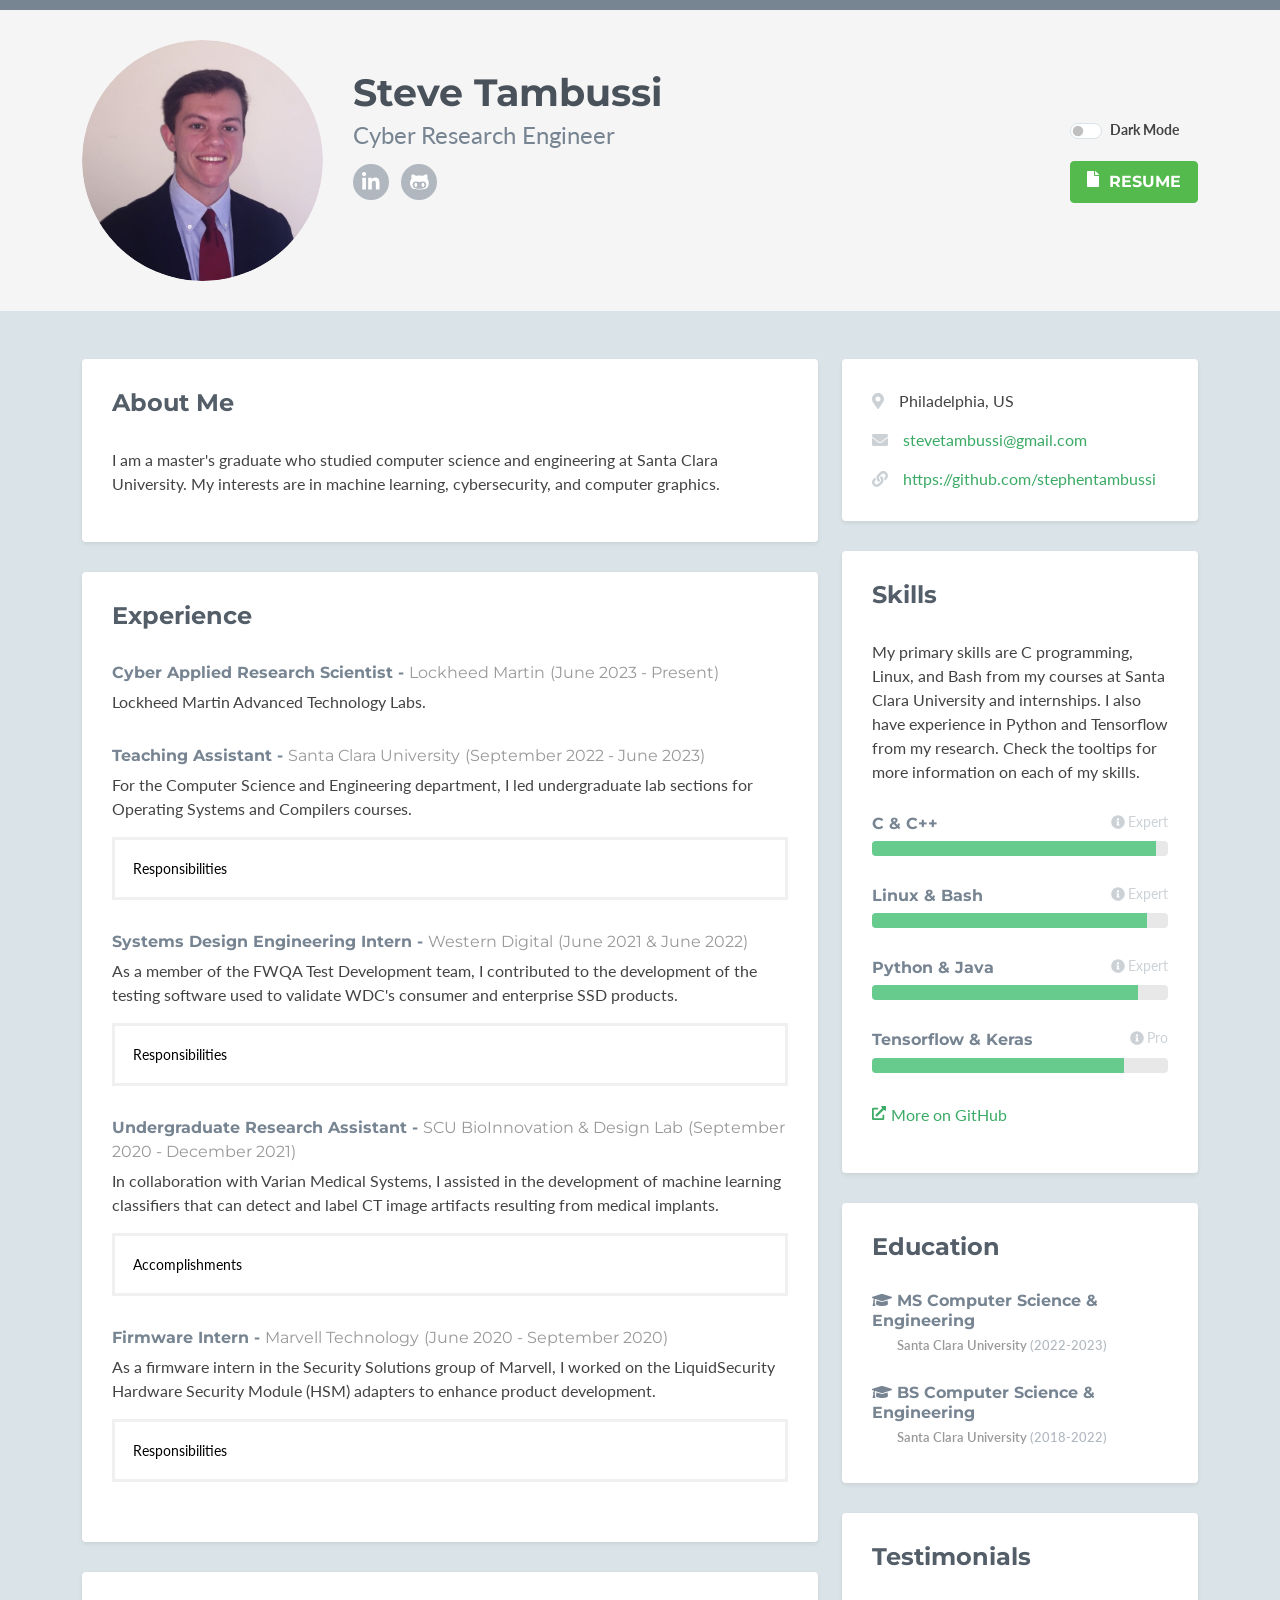
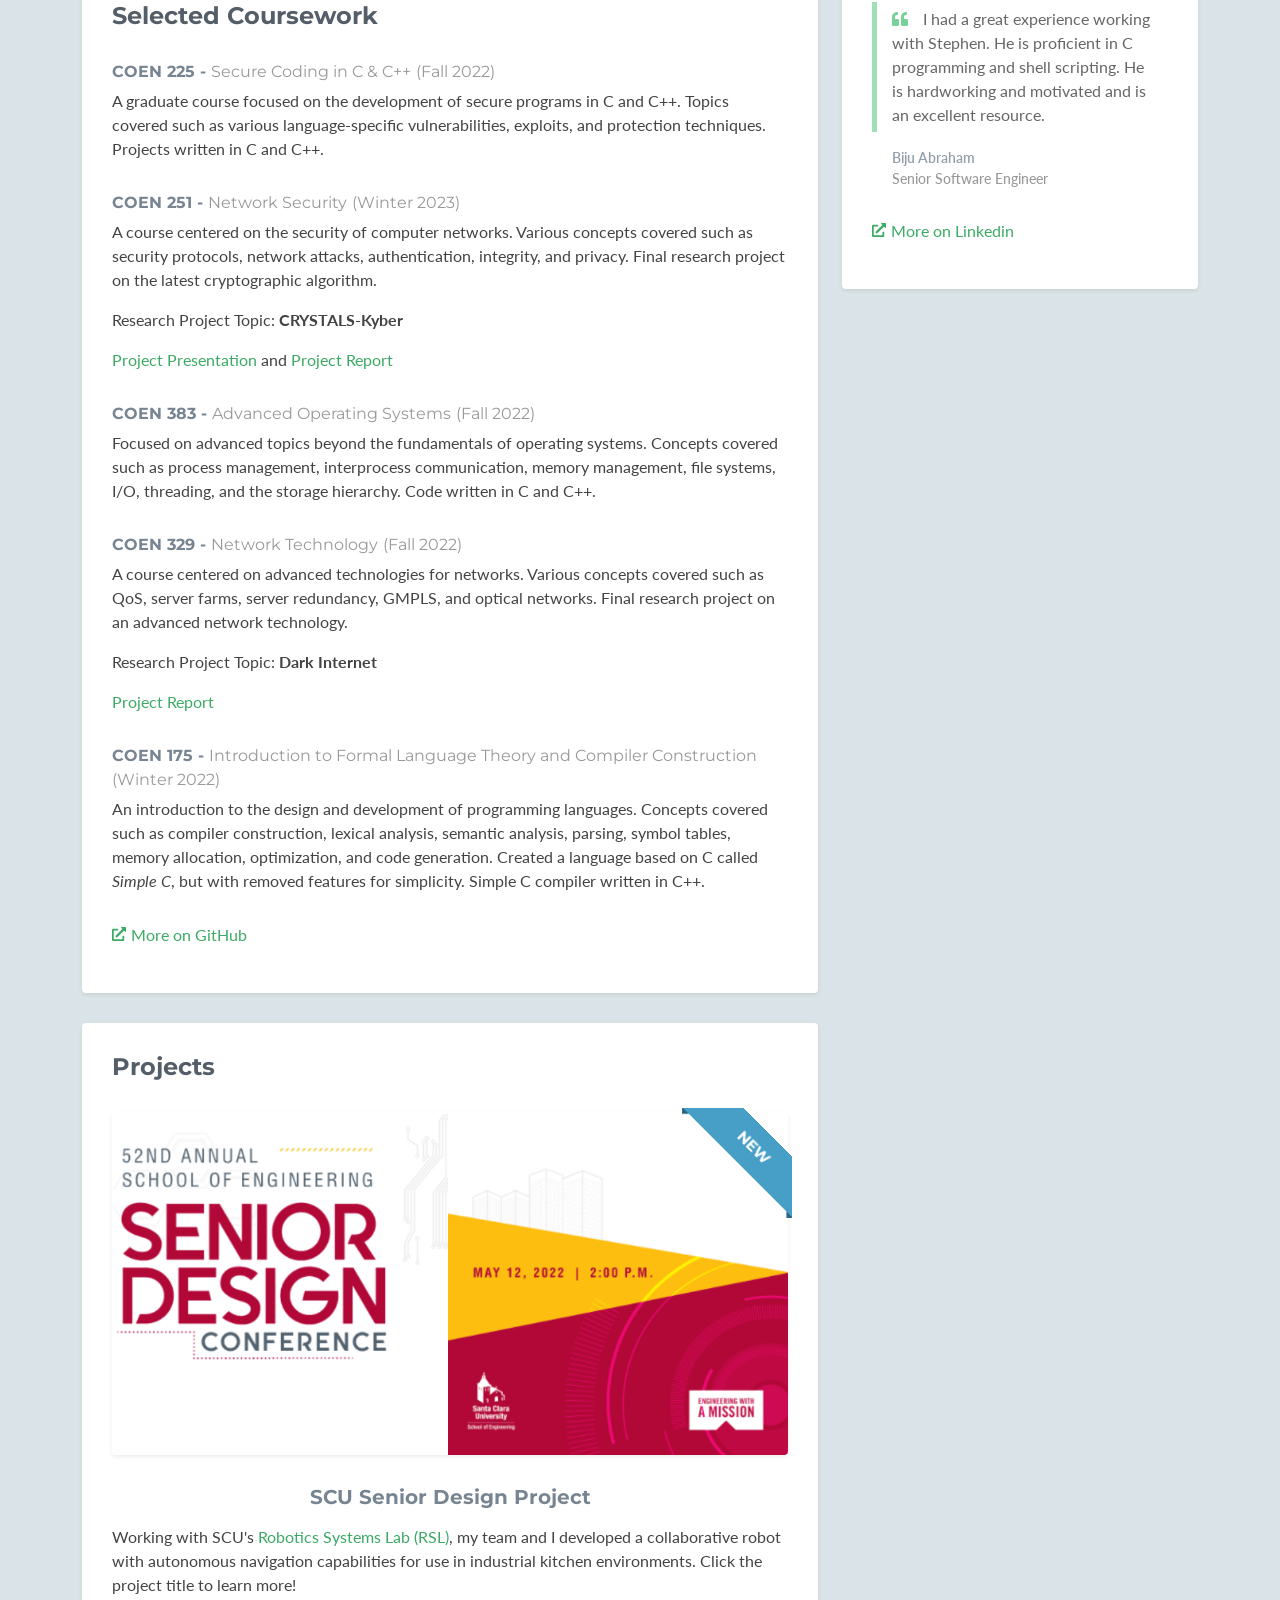
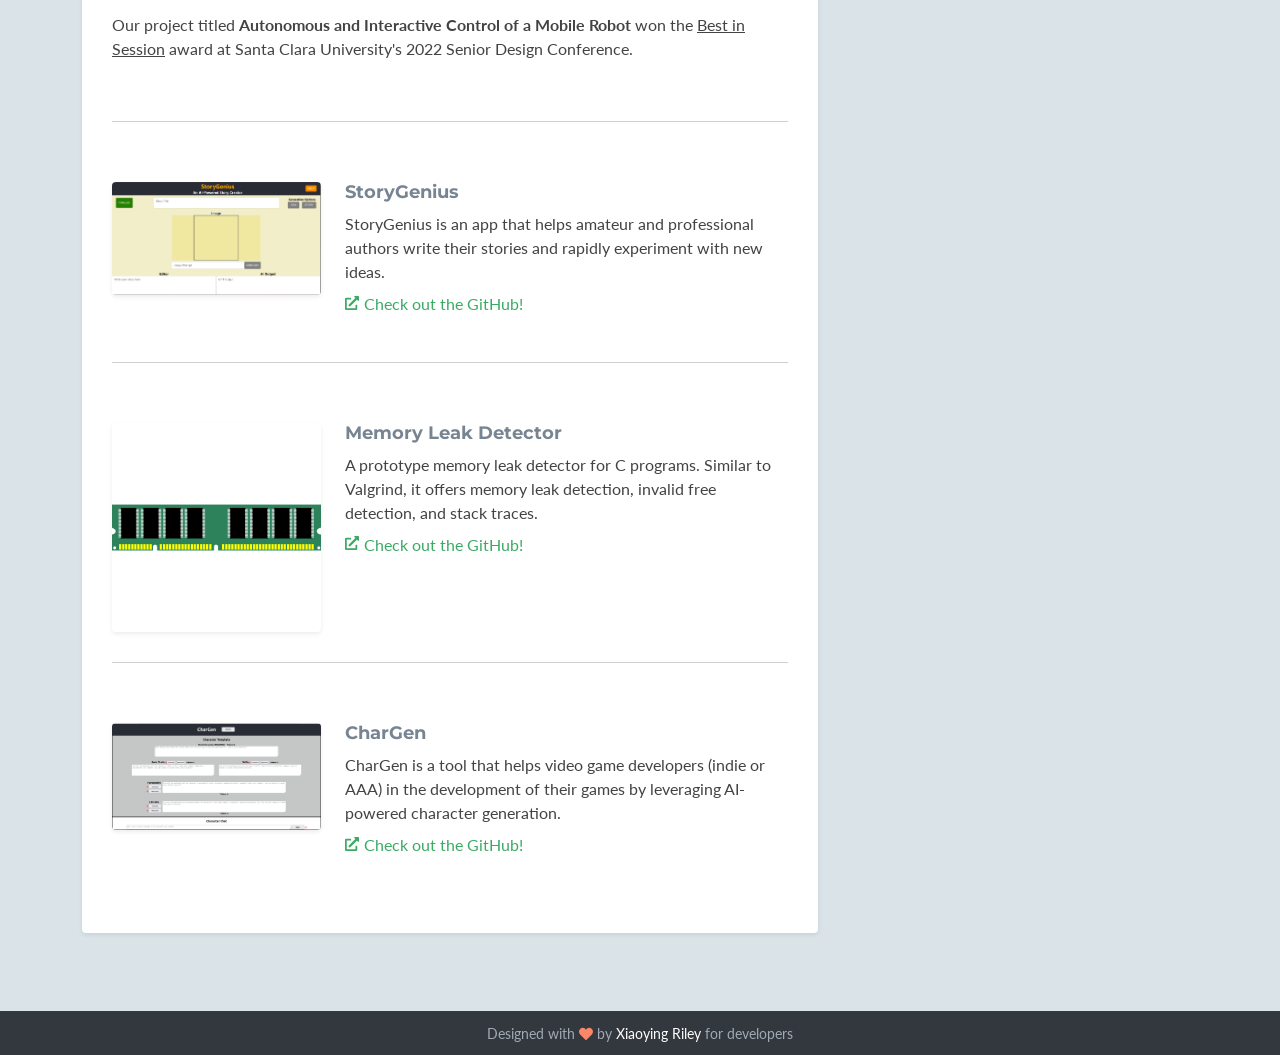
<file: index.html>
<!DOCTYPE html>
<html lang="en">
<head>
    <title>Stephen Tambussi's Website</title>
    <!-- Meta -->
    <meta charset="utf-8">
    <meta http-equiv="X-UA-Compatible" content="IE=edge">
    <meta name="viewport" content="width=device-width, initial-scale=1.0">
    <link rel="shortcut icon" href="computer.ico">  
    
    <link href='https://fonts.googleapis.com/css?family=Lato:300,400,300italic,400italic' rel='stylesheet' type='text/css'>
    <link href='https://fonts.googleapis.com/css?family=Montserrat:400,700' rel='stylesheet' type='text/css'> 
    
    <!-- FontAwesome JS -->
    <script defer src="assets/fontawesome/js/all.js"></script>
    
    <!-- Global CSS -->
    <link rel="stylesheet" href="assets/plugins/bootstrap/css/bootstrap.min.css">  

    <!-- Theme CSS -->  
    <link id="theme-style" rel="stylesheet" href="assets/css/styles.css">
    
</head> 

<body>
    <!-- ******HEADER****** --> 
    <header class="header">
        <div class="container">     
	        <div class="row align-items-center">
			    <div class="col">         
		            <img class="profile-image img-fluid float-start rounded-circle" src="assets/images/profile.png" alt="profile image" />
		            <div class="profile-content">
		                <h1 class="name">Steve Tambussi</h1>
		                <h2 class="desc">Cyber Research Engineer</h2>   
		                <ul class="social list-inline">
		                    <li class="list-inline-item"><a href="https://www.linkedin.com/in/stephen-tambussi-7775a2176/"><i class="fab fa-linkedin-in"></i></a></li>
		                    <li class="list-inline-item"><a href="https://github.com/stephentambussi"><i class="fab fa-github-alt"></i></a></li>                 
		                </ul> 
		            </div><!--//profile-->
			    </div><!--//col-->
	            <div class="col-12 col-md-auto">
		            <div class="dark-mode-switch d-flex">
						<div class="form-check form-switch mx-auto mx-md-0">
							<input type="checkbox" class="form-check-input me-2" id="darkSwitch" />
							<label class="custom-control-label" for="darkSwitch">Dark Mode</label>
						</div>
			        </div><!--//dark-mode-switch-->
	                <a class="btn btn-cta-primary" href="assets/images/Resume.pdf" target="_blank" download><i class="fas fa-file"></i> Resume</a>        
	            </div><!--//col-->
	        </div><!--//row-->         
        </div><!--//container-->
    </header><!--//header-->
    
    <div class="container sections-wrapper py-5">
        <div class="row">
            <div class="primary col-lg-8 col-12">
                <section class="about section">
                    <div class="section-inner shadow-sm rounded">
                        <h2 class="heading">About Me</h2>
                        <div class="content">
                            <p>I am a master's graduate who studied computer science and engineering at Santa Clara University.
                                My interests are in machine learning, cybersecurity, and computer graphics.
                            </p>
                         
                        </div><!--//content-->
                    </div><!--//section-inner-->                 
                </section><!--//section-->

                <section class="experience section">
                    <div class="section-inner shadow-sm rounded">
                        <h2 class="heading">Experience</h2>
                        <div class="content">
                            <div class="item">
                                <h3 class="title">Cyber Applied Research Scientist - <span class="place"><a href="">Lockheed Martin</a></span> <span class="year">(June 2023 - Present)</span></h3>
                                <p>Lockheed Martin Advanced Technology Labs.</p>
                            </div><!--//item-->

                            <div class="item">
                                <h3 class="title">Teaching Assistant - <span class="place"><a href="https://www.scu.edu/">Santa Clara University</a></span> <span class="year">(September 2022 - June 2023)</span></h3>
                                <p>For the Computer Science and Engineering department, I led undergraduate lab sections for Operating Systems and Compilers courses.</p>
                                <button type="button" class="collapsible">Responsibilities</button>
                                <div class="collapsible-content">
                                    <ul>
                                        <li>Assisted students with lab assignments.</li>
                                        <li>Collaborated with professors to design course material.</li>
                                        <li>Corrected and graded lab submissions.</li>
                                    </ul>
                                </div>
                            </div><!--//item-->

                            <div class="item">
                                <h3 class="title">Systems Design Engineering Intern - <span class="place"><a href="https://www.westerndigital.com/">Western Digital</a></span> <span class="year">(June 2021 & June 2022)</span></h3>
                                <p>As a member of the FWQA Test Development team, I contributed to the development of the testing software used to validate WDC's consumer and enterprise SSD products.</p>
                                <button type="button" class="collapsible">Responsibilities</button>
                                <div class="collapsible-content">
                                    <ul>
                                        <li>Implemented new tests, features, and improved adherence to the NVMe specification for testing software.</li>
                                        <li>Resolved multiple bugs/regressions in the testing software that enhanced performance and reliability.</li>
                                        <li>Updated test documentation and plans in accordance with any software changes.</li>
                                    </ul>
                                </div>
                            </div><!--//item-->

                            <div class="item">
                                <h3 class="title">Undergraduate Research Assistant - <span class="place"><a href="https://www.scu.edu/engineering/labs--research/labs/bioinnovation-and-design-lab/">SCU BioInnovation & Design Lab</a></span> <span class="year">(September 2020 - December 2021)</span></h3>
                                <p>In collaboration with Varian Medical Systems, I assisted in the development of machine learning classifiers that can detect and label CT image artifacts resulting from medical implants.</p>
                                <button type="button" class="collapsible">Accomplishments</button>
                                <div class="collapsible-content">
                                    <ul>
                                        <li>Improved classification accuracy of previous machine learning project that identifies contrast agents in brain MRI scans by a substantial margin.</li>
                                        <li>Implemented new methods of evaluation for machine learning models constrained by limited input data.</li>
                                        <li>Converted CNN classifier portion of a dental artifact corruption classifier from Tensorflow to PyTorch. <a href="assets/images/MIDL2021_Unpublished.pdf">Click here to read the research paper.</a></li>
                                    </ul>
                                </div>
                            </div><!--//item-->
                            
                            <div class="item">
                                <h3 class="title">Firmware Intern - <span class="place"><a href="https://www.marvell.com/">Marvell Technology</a></span> <span class="year">(June 2020 - September 2020)</span></h3>
                                <p>As a firmware intern in the Security Solutions group of Marvell, I worked on the LiquidSecurity Hardware Security Module (HSM) adapters to enhance product development.</p>
                                <button type="button" class="collapsible">Responsibilities</button>
                                <div class="collapsible-content">
                                    <ul>
                                        <li>Implemented and validated a new program testing mode for the LiquidSecurity HSM adapters that reduced product development time.</li>
                                        <li>Automated the secure transfer of customer files during the testing phase of the HSM adapters to enable immediate deployment in customer data centers.</li>
                                        <li>Collaborated with senior engineers to debug programs and implement new features of the project.</li>
                                    </ul>
                                </div>
                            </div><!--//item-->
                            
                        </div><!--//content-->  
                    </div><!--//section-inner-->                 
                </section><!--//section-->

                <section class="experience section">
                    <div class="section-inner shadow-sm rounded">
                        <h2 class="heading">Selected Coursework</h2>
                        <div class="content">

                            <div class="item">
                                <h3 class="title">COEN 225 - <span class="place"><a href="https://github.com/stephentambussi/SCU/tree/master/COEN225">Secure Coding in C & C++</a></span> <span class="year">(Fall 2022)</span></h3>
                                <p>A graduate course focused on the development of secure programs in C and C++. Topics covered such as various language-specific vulnerabilities, exploits, and protection techniques. Projects written in C and C++.</p>
                            </div><!--//item-->

                            <div class="item">
                                <h3 class="title">COEN 251 - <span class="place">Network Security</span> <span class="year">(Winter 2023)</span></h3>
                                <p>A course centered on the security of computer networks. Various concepts covered such as security protocols, network attacks, authentication, integrity, and privacy. Final research project on the latest cryptographic algorithm.</p>
                                <p>Research Project Topic: <b>CRYSTALS-Kyber</b></p>
                                <p><a href="assets/images/coen251_research_presentation.pdf">Project Presentation</a> and <a href="assets/images/coen251_research_report.pdf">Project Report</a></p>
                            </div><!--//item-->

                            <div class="item">
                                <h3 class="title">COEN 383 - <span class="place"><a href="https://github.com/stephentambussi/SCU/tree/master/COEN383">Advanced Operating Systems</a></span> <span class="year">(Fall 2022)</span></h3>
                                <p>Focused on advanced topics beyond the fundamentals of operating systems. Concepts covered such as process management, interprocess communication, memory management, file systems, I/O, threading, and the storage hierarchy. 
                                    Code written in C and C++.</p>
                            </div><!--//item-->

                            <div class="item">
                                <h3 class="title">COEN 329 - <span class="place">Network Technology</span> <span class="year">(Fall 2022)</span></h3>
                                <p>A course centered on advanced technologies for networks. Various concepts covered such as QoS, server farms, server redundancy, GMPLS, and optical networks. Final research project on an advanced network technology.</p>
                                <p>Research Project Topic: <b>Dark Internet</b></p>
                                <p><a href="assets/images/coen329_research_report.pdf">Project Report</a></p>
                            </div><!--//item-->

                            <div class="item">
                                <h3 class="title">COEN 175 - <span class="place"><a href="https://github.com/stephentambussi/SCU/tree/master/COEN175">Introduction to Formal Language Theory and Compiler Construction</a></span> <span class="year">(Winter 2022)</span></h3>
                                <p>An introduction to the design and development of programming languages. Concepts covered such as compiler construction, lexical analysis, semantic analysis, parsing, symbol tables, memory allocation, optimization, and code generation.
                                    Created a language based on C called <i>Simple C</i>, but with removed features for simplicity. Simple C compiler written in C++.</p>
                            </div><!--//item-->
                            
                            <p><a class="more-link" href="https://github.com/stephentambussi/SCU"><i class="fas fa-external-link-alt"></i>More on GitHub</a></p>
                        </div><!--//content-->  
                    </div><!--//section-inner-->                 
                </section><!--//section-->

                <section class="latest section">
                    <div class="section-inner shadow-sm rounded">
                        <h2 class="heading">Projects</h2>
                        <div class="content">    
                                               
                            <div class="item featured text-center">
                                
                                <div class="featured-image has-ribbon">
                                    <a href="https://www.scu.edu/engineering/undergraduate/senior-design/" target="_blank">
                                    <img class="img-fluid project-image rounded shadow-sm" src="assets/images/projects/SeniorDesign.png" alt="project name" />
                                    </a>
                                    <div class="ribbon">
                                        <div class="text">New</div>
                                    </div>
                                </div>
                                
                                <h3 class="title mb-3"><a href="https://github.com/stephentambussi/RSL_SeniorDesign" target="_blank">SCU Senior Design Project</a></h3>
                                    
                                <div class="desc text-start">                                    
                                    <p>Working with SCU's <a href="https://www.scu.edu/engineering/labs--research/labs/robotic-systems-lab/">Robotics Systems Lab (RSL)</a>, my team and I developed
                                    a collaborative robot with autonomous navigation capabilities for use in industrial kitchen environments. Click the project title to learn more!</p>
                                    <p>Our project titled <b>Autonomous and Interactive Control of a Mobile Robot</b> won the <u>Best in Session</u>
                                    award at Santa Clara University's 2022 Senior Design Conference.</p>
                                </div><!--//desc-->         
                                <!-- <a class="btn btn-cta-secondary" href="#" target="_blank"><i class="fas fa-thumbs-up"></i>Button</a> -->                 
                            </div><!--//item-->
                            <hr class="divider" />

                            <div class="item row">
                                <a class="col-md-4 col-12" href="https://github.com/stephentambussi/StoryGenius" target="_blank">
                                <img class="img-fluid project-image rounded shadow-sm" src="assets/images/projects/storygenius.png" alt="project name" />
                                </a>
                                <div class="desc col-md-8 col-12">
                                    <h3 class="title"><a href="https://github.com/stephentambussi/StoryGenius" target="_blank">StoryGenius</a></h3>
                                    <p class="mb-2">StoryGenius is an app that helps amateur and professional authors write their stories and rapidly experiment with new ideas.</p>
                                    <p><a class="more-link" href="https://github.com/stephentambussi/StoryGenius" target="_blank"><i class="fas fa-external-link-alt"></i>Check out the GitHub!</a></p>
                                </div>                       
                            </div>
                            <hr class="divider" />

                            <div class="item row">
                                <a class="col-md-4 col-12" href="https://github.com/stephentambussi/SCU/tree/master/COEN225/HW4/check_leak" target="_blank">
                                <img class="img-fluid project-image rounded shadow-sm" src="assets/images/projects/srippon-RAM-computer-memory.png" alt="project name" />
                                </a>
                                <div class="desc col-md-8 col-12">
                                    <h3 class="title"><a href="https://github.com/stephentambussi/SCU/tree/master/COEN225/HW4/check_leak" target="_blank">Memory Leak Detector</a></h3>
                                    <p class="mb-2">A prototype memory leak detector for C programs. Similar to Valgrind, it offers memory leak detection, invalid free detection, and stack traces.</p>
                                    <p><a class="more-link" href="https://github.com/stephentambussi/SCU/tree/master/COEN225/HW4/check_leak" target="_blank"><i class="fas fa-external-link-alt"></i>Check out the GitHub!</a></p>
                                </div>                       
                            </div>
                            <hr class="divider" />

                            <div class="item row">
                                <a class="col-md-4 col-12" href="https://github.com/stephentambussi/char-gen" target="_blank">
                                <img class="img-fluid project-image rounded shadow-sm" src="assets/images/projects/CharGen.png" alt="project name" />
                                </a>
                                <div class="desc col-md-8 col-12">
                                    <h3 class="title"><a href="https://github.com/stephentambussi/char-gen" target="_blank">CharGen</a></h3>
                                    <p class="mb-2">CharGen is a tool that helps video game developers (indie or AAA) in the development of their games by leveraging AI-powered character generation.</p>
                                    <p><a class="more-link" href="https://github.com/stephentambussi/char-gen" target="_blank"><i class="fas fa-external-link-alt"></i>Check out the GitHub!</a></p>
                                </div>                       
                            </div>

                        </div><!--//content-->  
                    </div><!--//section-inner-->                
                </section><!--//section-->
                
            </div><!--//primary-->
            <div class="secondary col-lg-4 col-12">
                 <aside class="info aside section">
                    <div class="section-inner shadow-sm rounded">
                        <h2 class="heading sr-only">Basic Information</h2>
                        <div class="content">
                            <ul class="list-unstyled">
                                <li><i class="fas fa-map-marker-alt"></i><span class="sr-only">Location:</span>Philadelphia, US</li>
                                <li><i class="fas fa-envelope"></i><span class="sr-only">Email:</span><a href="#">stevetambussi@gmail.com</a></li>
                                <li><i class="fas fa-link"></i><span class="sr-only">Website:</span><a href="#">https://github.com/stephentambussi</a></li>
                            </ul>
                        </div><!--//content-->  
                    </div><!--//section-inner-->                 
                </aside><!--//aside-->
                
                <aside class="skills aside section">
                    <div class="section-inner shadow-sm rounded">
                        <h2 class="heading">Skills</h2>
                        <div class="content">
                            <p class="intro">My primary skills are C programming, Linux, and Bash from my courses at Santa Clara University and internships. 
                                I also have experience in Python and Tensorflow from my research. Check the tooltips for more information on each of my skills.</p>
                            
                            <div class="skillset">
                               
                                <div class="item">
                                    <h3 class="level-title">C &amp; C++<span class="level-label" data-bs-toggle="tooltip" data-bs-placement="left" title="C and C++ are the primary languages of my courses at SCU. 
                                        I also programmed in C for my internship at Marvell."><i class="fas fa-info-circle"></i>Expert</span></h3>

                                    <div class="level-bar progress">
									    <div class="progress-bar level-bar-inner" role="progressbar" style="width: 96%" aria-valuenow="96"  aria-valuemin="0" aria-valuemax="96"></div>
									</div><!--//level-bar-->                               
                                </div><!--//item-->
                                
                                <div class="item">
                                    <h3 class="level-title">Linux &amp; Bash<span class="level-label" data-bs-toggle="tooltip" data-bs-placement="left" title="Linux systems and Bash script are used in my classes at SCU. 
                                        At Marvell, I used a Linux OS and wrote many Bash scripts."><i class="fas fa-info-circle"></i>Expert</span></h3>
                                    <div class="level-bar progress">
									    <div class="progress-bar level-bar-inner" role="progressbar" style="width: 93%" aria-valuenow="94"  aria-valuemin="0" aria-valuemax="94"></div>
									</div><!--//level-bar-->                                   
                                </div><!--//item-->
                                
                                <div class="item">
                                    <h3 class="level-title">Python &amp; Java<span class="level-label" data-bs-toggle="tooltip" data-bs-placement="left" title="Python and Java were the first languages I learned. 
                                        I used Python and Java for my internship at Western Digital."><i class="fas fa-info-circle"></i>Expert</span></h3>
                                    <div class="level-bar progress">
									    <div class="progress-bar level-bar-inner" role="progressbar" style="width: 90%" aria-valuenow="93"  aria-valuemin="0" aria-valuemax="96"></div>
									</div><!--//level-bar-->                                  
                                </div><!--//item-->
                                
                                <div class="item">
                                    <h3 class="level-title">Tensorflow &amp; Keras<span class="level-label" data-bs-toggle="tooltip" data-placement="left" title="I used Tensorflow and Keras with Python for my research.
                                        For my machine learning course at SCU, I also used these technologies."><i class="fas fa-info-circle"></i>Pro</span></h3>
                                    <div class="level-bar progress">
									    <div class="progress-bar level-bar-inner" role="progressbar" style="width: 85%" aria-valuenow="86"  aria-valuemin="0" aria-valuemax="96"></div>
									</div><!--//level-bar-->                                  
                                </div><!--//item-->
                                
                                <p><a class="more-link" href="https://github.com/stephentambussi"><i class="fas fa-external-link-alt"></i>More on GitHub</a></p> 
                            </div>              
                        </div><!--//content-->  
                    </div><!--//section-inner-->                 
                </aside><!--//section-->

                <aside class="education aside section">
                    <div class="section-inner shadow-sm rounded">
                        <h2 class="heading">Education</h2>
                        <div class="content">
                            <div class="item">                      
                                <h3 class="title"><i class="fas fa-graduation-cap"></i> MS Computer Science & Engineering</h3>
                                <h4 class="university">Santa Clara University <span class="year">(2022-2023)</span></h4>
                            </div><!--//item-->
                            <div class="item">
                                <h3 class="title"><i class="fas fa-graduation-cap"></i> BS Computer Science & Engineering</h3>
                                <h4 class="university">Santa Clara University <span class="year">(2018-2022)</span></h4>
                            </div><!--//item-->
                        </div><!--//content-->
                    </div><!--//section-inner-->
                </aside><!--//section-->
                
                <aside class="testimonials aside section">
                    <div class="section-inner shadow-sm rounded">
                        <h2 class="heading">Testimonials</h2>
                        <div class="content">
                            <div class="item">
                                <blockquote class="quote">                                  
                                    <p><i class="fas fa-quote-left"></i>I had a great experience working with Stephen. He is proficient in C programming and shell scripting. He is hardworking and motivated
                                    and is an excellent resource.</p>
                                </blockquote>                
                                <p class="source"><span class="name">Biju Abraham</span><br /><span class="title">Senior Software Engineer</span></p>                                                             
                            </div><!--//item-->
                            
                            <p><a class="more-link" href="https://www.linkedin.com/in/stephen-tambussi-7775a2176/"><i class="fas fa-external-link-alt"></i>More on Linkedin</a></p> 
                            
                        </div><!--//content-->
                    </div><!--//section-inner-->
                </aside><!--//section-->
              
            </div><!--//secondary-->    
        </div><!--//row-->
    </div><!--//masonry-->
    
    <!-- ******FOOTER****** --> 
    <footer class="footer">
        <div class="container text-center">
                <small class="copyright">Designed with <i class="fas fa-heart"></i> by <a href="https://themes.3rdwavemedia.com" target="_blank">Xiaoying Riley</a> for developers</small>
        </div><!--//container-->
    </footer><!--//footer-->
 
    <!-- Javascript -->          
    <script type="text/javascript" src="assets/plugins/popper.min.js"></script> 
    <script type="text/javascript" src="assets/plugins/bootstrap/js/bootstrap.min.js"></script>    
    <script type="text/javascript" src="assets/plugins/vanilla-rss/dist/rss.global.min.js"></script> 
    <script type="text/javascript" src="assets/plugins/dark-mode-switch/dark-mode-switch.min.js"></script> 
    <!-- custom js -->
    <script type="text/javascript" src="assets/js/main.js"></script>            
</body>
</html>
</file>
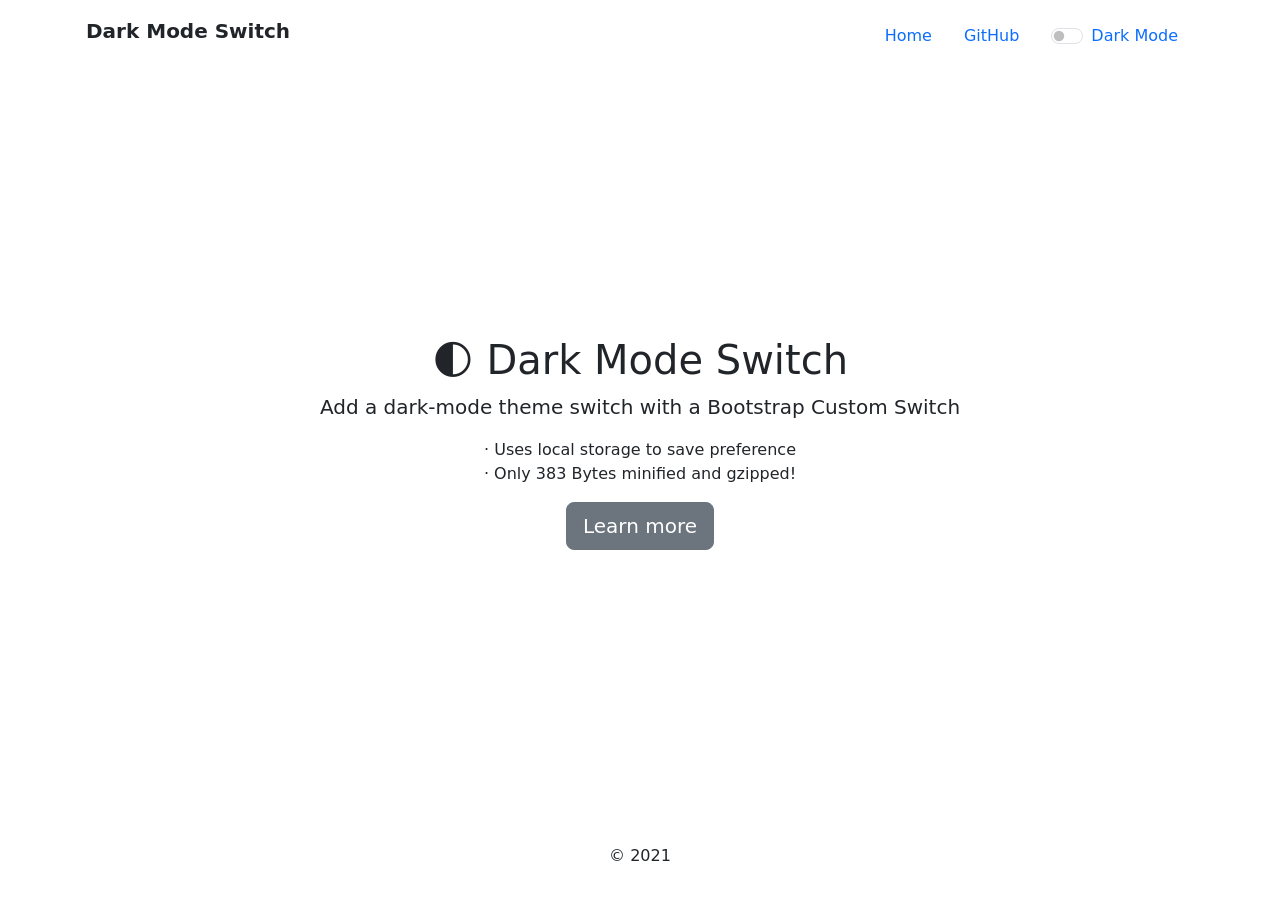
<file: assets/plugins/dark-mode-switch/index.html>
<!doctype html>
<html lang="en" class="h-100">

<head>
  <meta charset="utf-8">
  <meta http-equiv="x-ua-compatible" content="ie=edge">
  <meta name="viewport" content="width=device-width, initial-scale=1">
  <title>Dark Mode Switch</title>
  <meta name="description" content="Add a dark-mode theme toggle with a Bootstrap Custom Switch">

  <link rel="icon"
    href="data:image/svg+xml,<svg xmlns=%22http://www.w3.org/2000/svg%22 viewBox=%220 0 100 100%22><text y=%22.9em%22 font-size=%2280%22>🌓</text></svg>">
  
  <meta property="og:site_name" content="GitHub">
  <meta property="og:image"
    content="https://repository-images.githubusercontent.com/194995309/38db8f80-9db7-11e9-998f-43f2a26d9e0b">
  <meta property="og:title" content="dark-mode-switch">
  <meta property="og:description" content="Add a dark-mode theme toggle with a Bootstrap Custom Switch">
  <meta property="og:url" content="https://coliff.github.io/dark-mode-switch/">
  <link rel="author" href="https://christianoliff.com/">
  <meta name="twitter:creator" content="@christianoliff">
  <meta name="monetization" content="$ilp.uphold.com/Epqzn3YGr2MB">

  <link rel="stylesheet" href="https://cdn.jsdelivr.net/npm/bootstrap@5/dist/css/bootstrap.min.css">

  <!-- IE 11 polyfill for CSS and Custom Properties -->
  <script
    nomodule>window.MSInputMethodContext && document.documentMode && document.write('<link rel="stylesheet" href="https://cdn.jsdelivr.net/npm/bootstrap-ie11@5/css/bootstrap-ie11.min.css"><script src="https://cdn.jsdelivr.net/npm/ie11-custom-properties@4/ie11CustomProperties.min.js"><\/script>');</script>

  <link rel="stylesheet" href="dark-mode.css">

</head>

<body class="bg-white text-center d-flex h-100">

  <div class="container d-flex p-3 mx-auto w-100 flex-column">
    <header class="mb-auto">
      <div class="float-md-start fw-bold fs-5">Dark Mode Switch</div>
      <nav class="nav justify-content-center float-md-end">
        <a class="nav-link active" href="https://coliff.github.io/dark-mode-switch/">Home</a>
        <a class="nav-link" href="https://github.com/coliff/dark-mode-switch" target="_blank">GitHub</a>
        <div class="nav-link">

          <div class="form-check form-switch">
            <input type="checkbox" class="form-check-input" id="darkSwitch">
            <label class="custom-control-label" for="darkSwitch">Dark Mode</label>
          </div>
          <script src="dark-mode-switch.min.js"></script>

        </div>
      </nav>
    </header>

    <main role="main">
      <h1>🌓 Dark Mode Switch</h1>
      <p class="lead">Add a dark-mode theme switch with a Bootstrap Custom Switch</p>
      <ul class="list-unstyled">
        <li>&middot; Uses local storage to save preference</li>
        <li>&middot; Only 383 Bytes minified and gzipped!</li>
      </ul>
      <p>
        <a href="https://github.com/coliff/dark-mode-switch" target="_blank" rel="noopener"
          class="btn btn-lg btn-secondary">
          Learn more
        </a>
      </p>
    </main>

    <footer class="mt-auto">
      <p>&copy; 2021</p>
    </footer>

  </div>
</body>

</html>
</file>
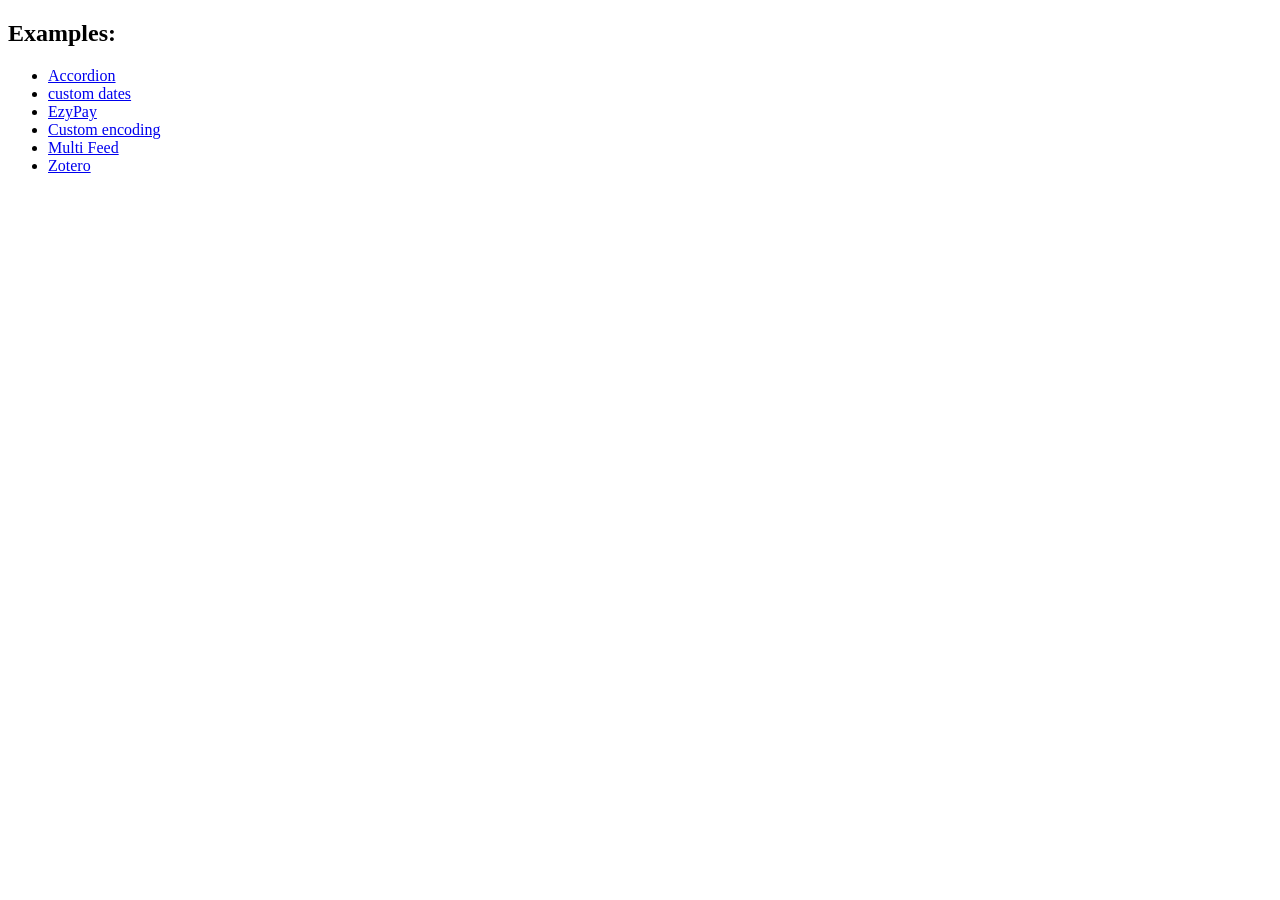
<file: assets/plugins/vanilla-rss/index.html>
<!DOCTYPE html>
<html>
  <head>
    <title>vanilla-rss</title>
  </head>
  <body>
    <div>
      <h2>Examples:</h2>
      <ul>
        <li><a href="examples/accordion.html">Accordion</a></li>
        <li><a href="examples/custom-dates.html">custom dates</a></li>
        <li><a href="examples/ezypay.html">EzyPay</a></li>
        <li><a href="examples/ISO-8859-1.html">Custom encoding</a></li>
        <li><a href="examples/multi-feed.html">Multi Feed</a></li>
        <li><a href="examples/zotero.html">Zotero</a></li>
      </ul>
    </div>
  </body>
</html>
</file>
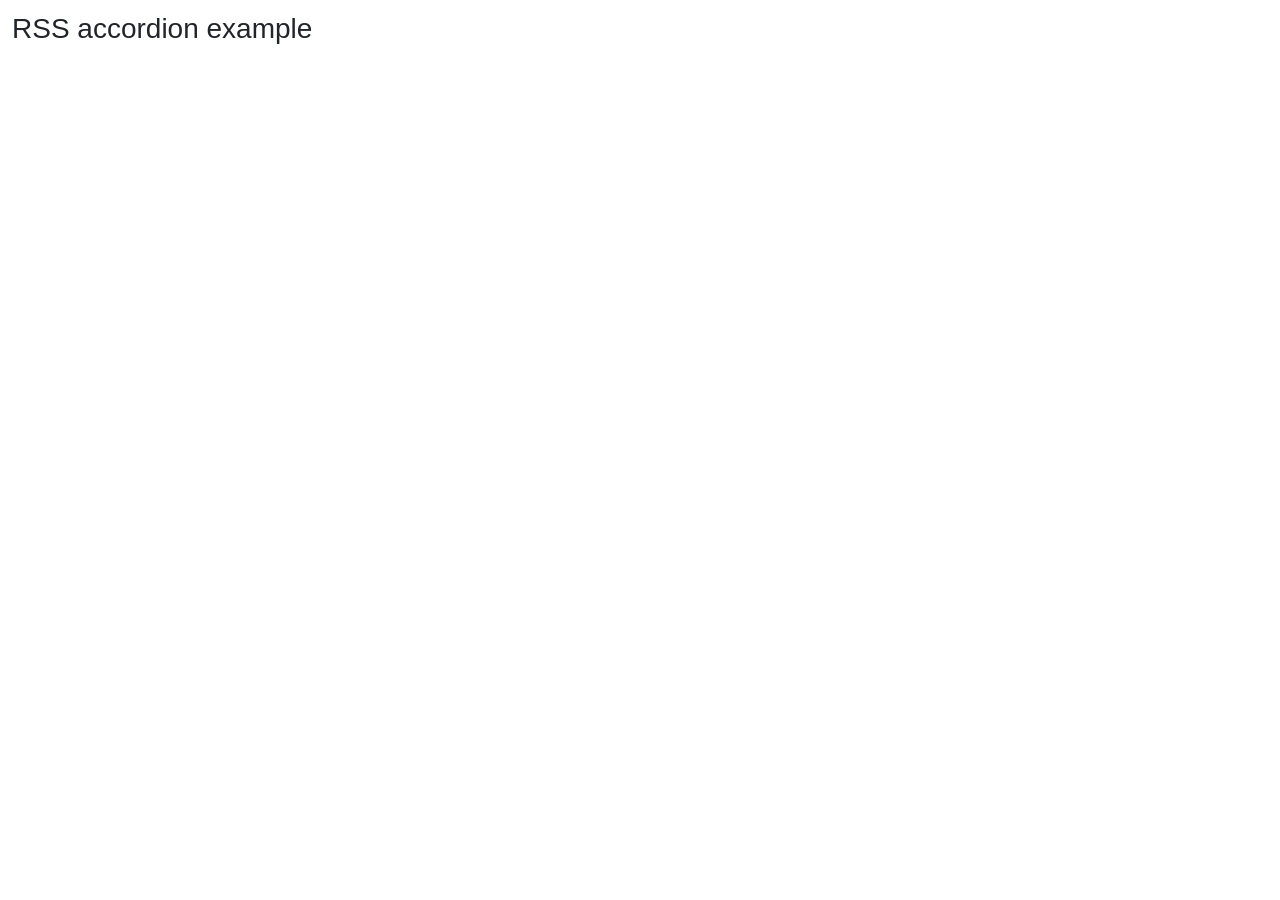
<file: assets/plugins/vanilla-rss/examples/accordion.html>
<!DOCTYPE html>
<html>
  <head>
    <title>RSS accordion example</title>

    <!-- Required meta tags -->
    <meta charset="utf-8" />
    <meta
      name="viewport"
      content="width=device-width, initial-scale=1, shrink-to-fit=no"
    />

    <!-- Bootstrap CSS -->
    <link
      rel="stylesheet"
      href="https://stackpath.bootstrapcdn.com/bootstrap/4.3.1/css/bootstrap.min.css"
    />

    <link rel="stylesheet" href="style.css" />
  </head>

  <body>
    <div>
      <h1>RSS accordion example</h1>
      <div id="rss-feeds"></div>
    </div>
    <script src="../dist/rss.global.min.js"></script>
    <script src="https://code.jquery.com/jquery-3.3.1.slim.min.js"></script>
    <script src="https://cdnjs.cloudflare.com/ajax/libs/popper.js/1.14.7/umd/popper.min.js"></script>
    <script src="https://stackpath.bootstrapcdn.com/bootstrap/4.3.1/js/bootstrap.min.js"></script>
    <script>
      window.onload = function() {
        const rss = new RSS(
          document.querySelector("#rss-feeds"),
          "https://partnernetwork.ebay.de/epn-blog?format=rss",
          {
            limit: 15,
            tokens: {
              showClass: (entry, tokens) => (tokens.index === 0 ? "show" : "")
            },
            layoutTemplate:
              '<div class="accordion" id="accordionExample">{entries}</div>',
            entryTemplate: `<div class="card">
              <div class="card-header" id="heading-{index}">
                <h2 class="mb-0">
                  <button class="btn btn-link" type="button" data-toggle="collapse" data-target="#collapse-{index}" aria-expanded="true" aria-controls="collapse-{index}">
                    {title}
                  </button>
                </h2>
              </div>
  
              <div id="collapse-{index}" class="collapse {showClass}" aria-labelledby="heading-{index}" data-parent="#accordionExample">
                <div class="card-body">
                  {bodyPlain}
                </div>
              </div>
            </div>`
          }
        );

        rss.render().then(() => console.log("cool"));
      };
    </script>
  </body>
</html>
</file>
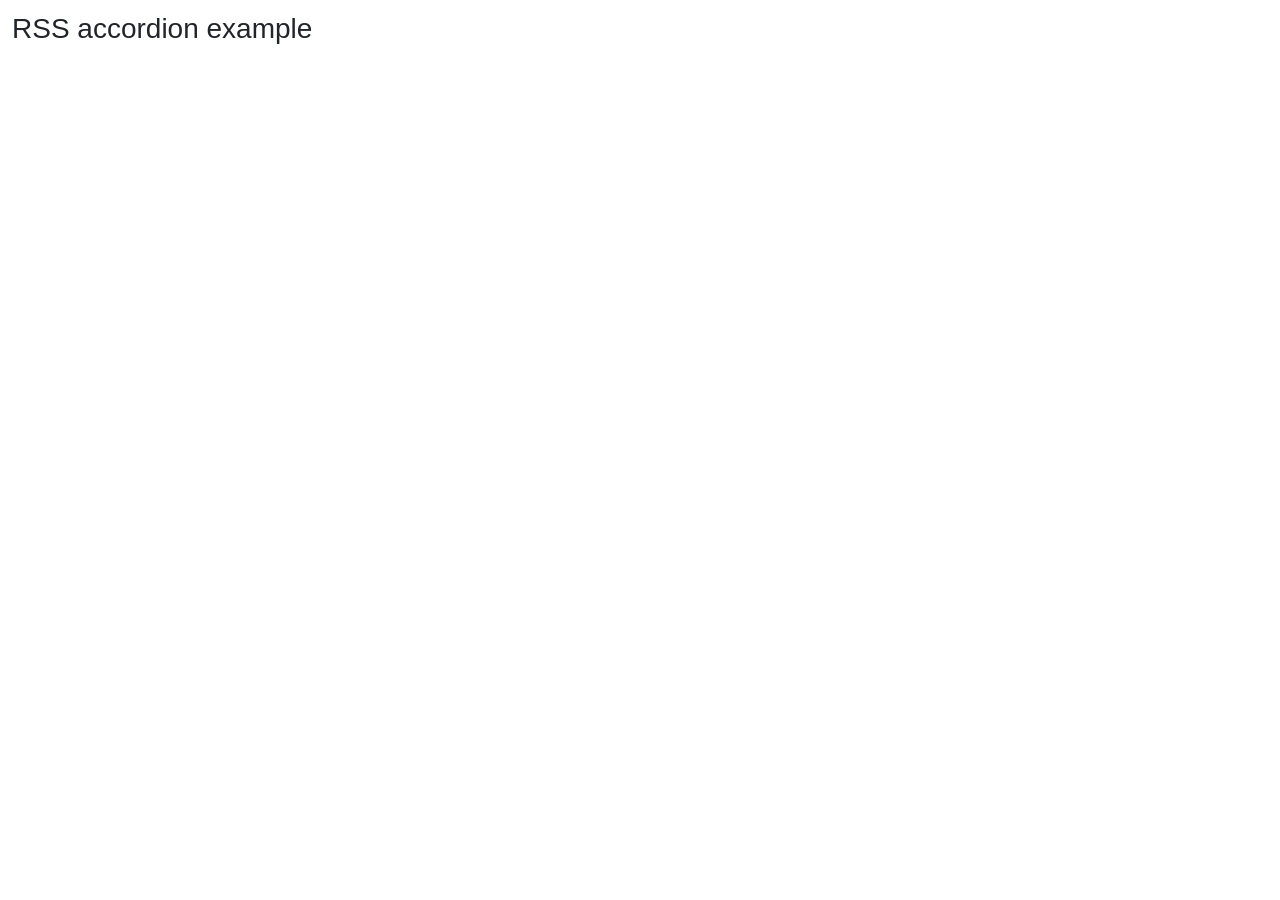
<file: assets/plugins/vanilla-rss/examples/ezypay.html>
<!DOCTYPE html>
<html>
  <head>
    <title>RSS ezypay example</title>

    <!-- Required meta tags -->
    <meta charset="utf-8" />
    <meta
      name="viewport"
      content="width=device-width, initial-scale=1, shrink-to-fit=no"
    />

    <!-- Bootstrap CSS -->
    <link
      rel="stylesheet"
      href="https://stackpath.bootstrapcdn.com/bootstrap/4.3.1/css/bootstrap.min.css"
    />

    <link rel="stylesheet" href="style.css" />
  </head>

  <body>
    <div>
      <h1>RSS accordion example</h1>
      <div id="rss-feeds"></div>
    </div>
    <script src="../dist/rss.global.min.js"></script>
    <script src="https://code.jquery.com/jquery-3.3.1.slim.min.js"></script>
    <script src="https://cdnjs.cloudflare.com/ajax/libs/popper.js/1.14.7/umd/popper.min.js"></script>
    <script src="https://stackpath.bootstrapcdn.com/bootstrap/4.3.1/js/bootstrap.min.js"></script>
    <script>
      window.onload = function() {
        const rss = new RSS(
          document.querySelector("#rss-feeds"),
          "http://www.ezypay.co.nz/feed",
          {
            limit: 15
          }
        );

        rss.render().then(() => console.log("cool"));
      };
    </script>
  </body>
</html>
</file>
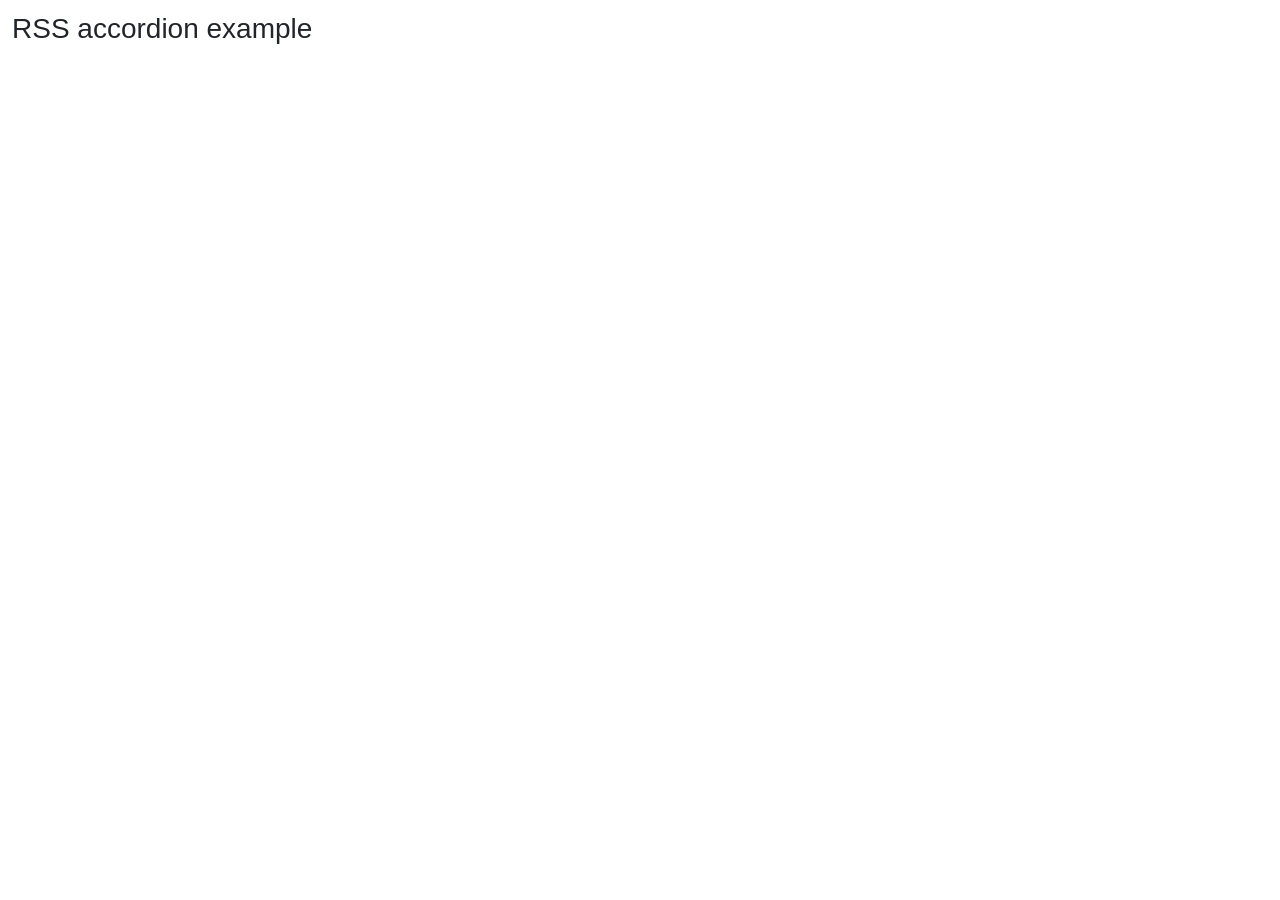
<file: assets/plugins/vanilla-rss/examples/ISO-8859-1.html>
<!DOCTYPE html>
<html>
  <head>
    <title>RSS accordion example</title>

    <!-- Required meta tags -->
    <meta charset="utf-8" />
    <meta
      name="viewport"
      content="width=device-width, initial-scale=1, shrink-to-fit=no"
    />

    <!-- Bootstrap CSS -->
    <link
      rel="stylesheet"
      href="https://stackpath.bootstrapcdn.com/bootstrap/4.3.1/css/bootstrap.min.css"
    />

    <link rel="stylesheet" href="style.css" />
  </head>

  <body>
    <div>
      <h1>RSS accordion example</h1>
      <div id="rss-feeds"></div>
    </div>
    <script src="../dist/rss.global.min.js"></script>
    <script src="https://code.jquery.com/jquery-3.3.1.slim.min.js"></script>
    <script src="https://cdnjs.cloudflare.com/ajax/libs/popper.js/1.14.7/umd/popper.min.js"></script>
    <script src="https://stackpath.bootstrapcdn.com/bootstrap/4.3.1/js/bootstrap.min.js"></script>
    <script>
      window.onload = function() {
        const rss = new RSS(
          document.querySelector("#rss-feeds"),
          "http://www.comicforum.de/external.php?type=rss2&forumids=36&lastpost=1",
          {
            encoding: "ISO-8859-1",
            limit: 15,
            tokens: {
              showClass: (entry, tokens) => (tokens.index === 0 ? "show" : "")
            },
            layoutTemplate:
              '<div class="accordion" id="accordionExample">{entries}</div>',
            entryTemplate: `<div class="card">
              <div class="card-header" id="heading-{index}">
                <h2 class="mb-0">
                  <button class="btn btn-link" type="button" data-toggle="collapse" data-target="#collapse-{index}" aria-expanded="true" aria-controls="collapse-{index}">
                    {title}
                  </button>
                </h2>
              </div>
  
              <div id="collapse-{index}" class="collapse {showClass}" aria-labelledby="heading-{index}" data-parent="#accordionExample">
                <div class="card-body">
                  {bodyPlain}
                </div>
              </div>
            </div>`
          }
        );

        rss.render().then(() => console.log("cool"));
      };
    </script>
  </body>
</html>
</file>
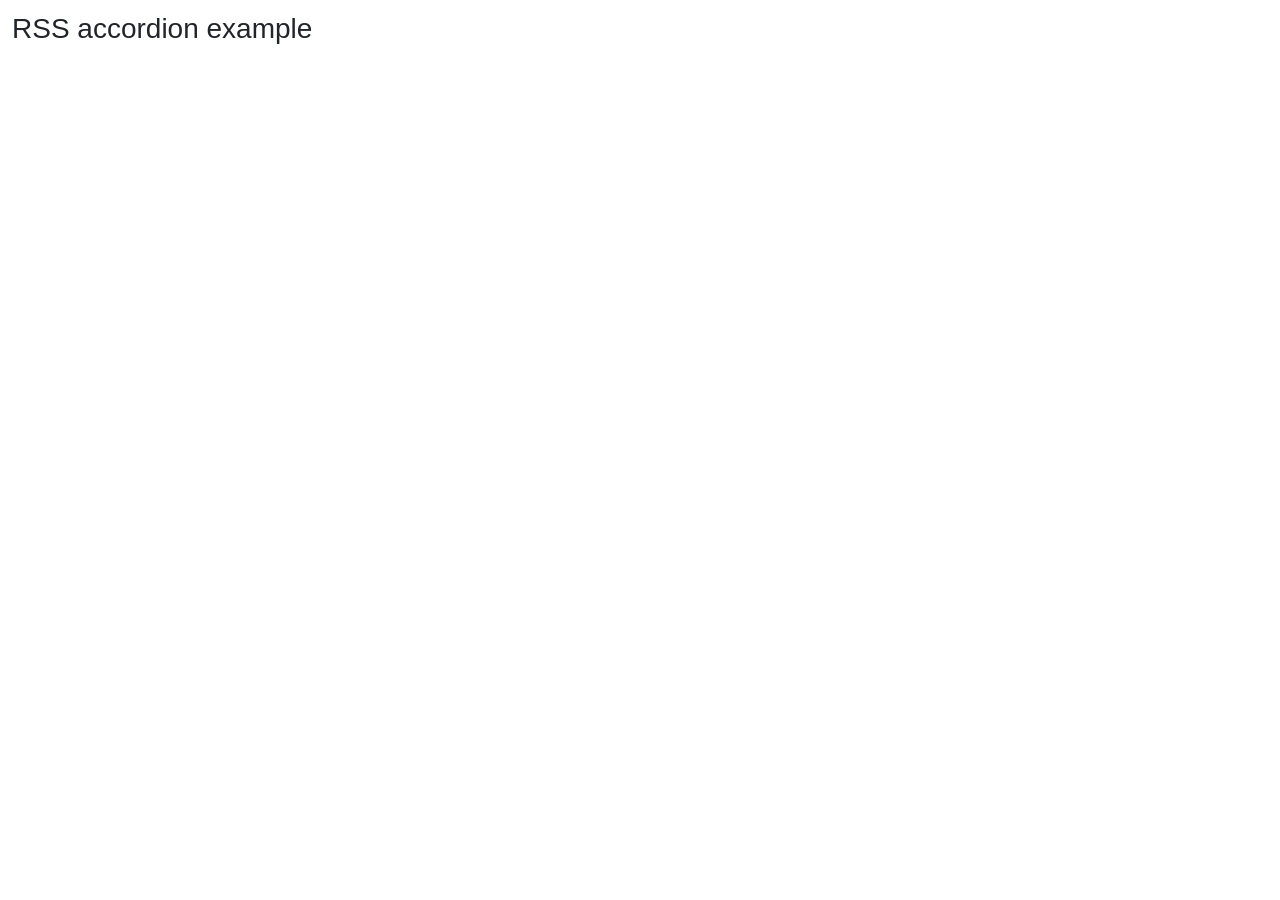
<file: assets/plugins/vanilla-rss/examples/multi-feed.html>
<!DOCTYPE html>
<html>
  <head>
    <title>RSS accordion example</title>

    <!-- Required meta tags -->
    <meta charset="utf-8" />
    <meta
      name="viewport"
      content="width=device-width, initial-scale=1, shrink-to-fit=no"
    />

    <!-- Bootstrap CSS -->
    <link
      rel="stylesheet"
      href="https://stackpath.bootstrapcdn.com/bootstrap/4.3.1/css/bootstrap.min.css"
    />

    <link rel="stylesheet" href="style.css" />
  </head>

  <body>
    <div>
      <h1>RSS accordion example</h1>
      <div id="rss-feeds"></div>
    </div>
    <script src="../dist/rss.global.min.js"></script>
    <script src="https://code.jquery.com/jquery-3.3.1.slim.min.js"></script>
    <script src="https://cdnjs.cloudflare.com/ajax/libs/popper.js/1.14.7/umd/popper.min.js"></script>
    <script src="https://stackpath.bootstrapcdn.com/bootstrap/4.3.1/js/bootstrap.min.js"></script>
    <script>
      window.onload = function() {
        const rss = new RSS(
          document.querySelector("#rss-feeds"),
          ["https://www.contentful.com/blog/feed.xml", "http://www.ebaytechblog.com/feed/"]
        );

        rss.render();
      };
    </script>
  </body>
</html>
</file>
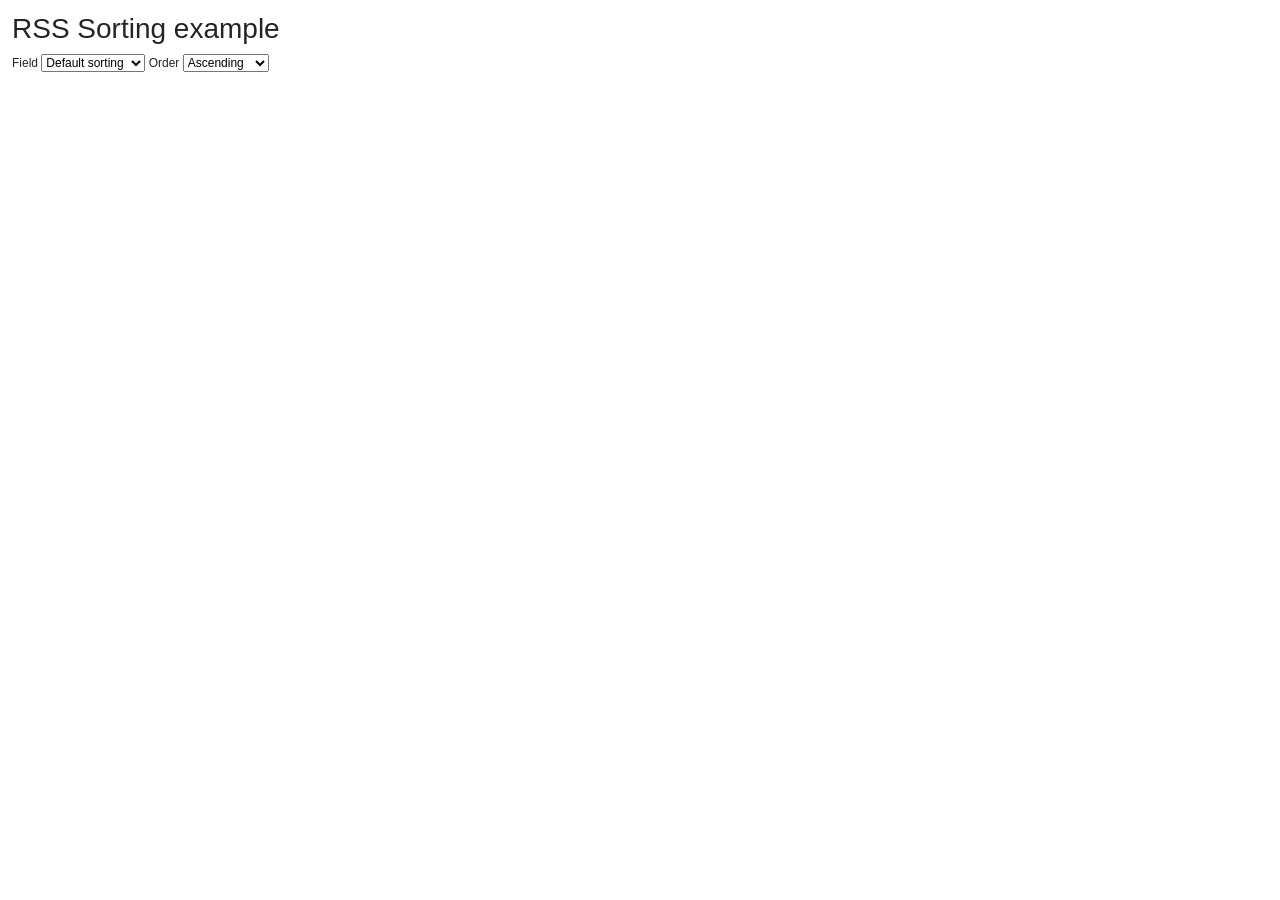
<file: assets/plugins/vanilla-rss/examples/sorting.html>
<!DOCTYPE html>
<html>
  <head>
    <title>RSS accordion example</title>

    <!-- Required meta tags -->
    <meta charset="utf-8" />
    <meta
      name="viewport"
      content="width=device-width, initial-scale=1, shrink-to-fit=no"
    />

    <!-- Bootstrap CSS -->
    <link
      rel="stylesheet"
      href="https://stackpath.bootstrapcdn.com/bootstrap/4.3.1/css/bootstrap.min.css"
    />

    <link rel="stylesheet" href="style.css" />
  </head>

  <body>
    <div>
      <h1>RSS Sorting example</h1>
      <form>
        <label>
          Field
          <select id="fieldSelect">
            <option value="">Default sorting</option>
            <option value="author">Author</option>
            <option value="publishedDate">Published Date</option>
            <option value="title">Title</option>
          </select>
        </label>

        <label>
          Order
          <select id="orderSelect">
            <option value="">Ascending</option>
            <option value="-">Descending</option>
          </select>
        </label>
      </form>
      <div id="rss-feeds"></div>
    </div>
    <script src="../dist/rss.global.min.js"></script>
    <script src="https://code.jquery.com/jquery-3.3.1.slim.min.js"></script>
    <script src="https://cdnjs.cloudflare.com/ajax/libs/popper.js/1.14.7/umd/popper.min.js"></script>
    <script src="https://stackpath.bootstrapcdn.com/bootstrap/4.3.1/js/bootstrap.min.js"></script>
    <script>
      function renderFeed() {
        const order = [
          document.querySelector("#orderSelect").value,
          document.querySelector("#fieldSelect").value
        ]
          .filter(function(e) {
            return !!e;
          })
          .join("");

        document.querySelector("#rss-feeds").innerHTML = "";
        new RSS(
          document.querySelector("#rss-feeds"),
          "http://www.ebaytechblog.com/feed",
          {
            order,
            limit: 15,
            entryTemplate:
              '<li>Author: {author}<br>Date: {date}<br> {title}<br>{shortBodyPlain}</li>'
          }
        ).render();
      }

      window.onload = function() {
        renderFeed();

        document
          .querySelectorAll("#fieldSelect,#orderSelect")
          .forEach(function(field) {
            field.addEventListener("change", renderFeed);
          });
      };
    </script>
  </body>
</html>
</file>
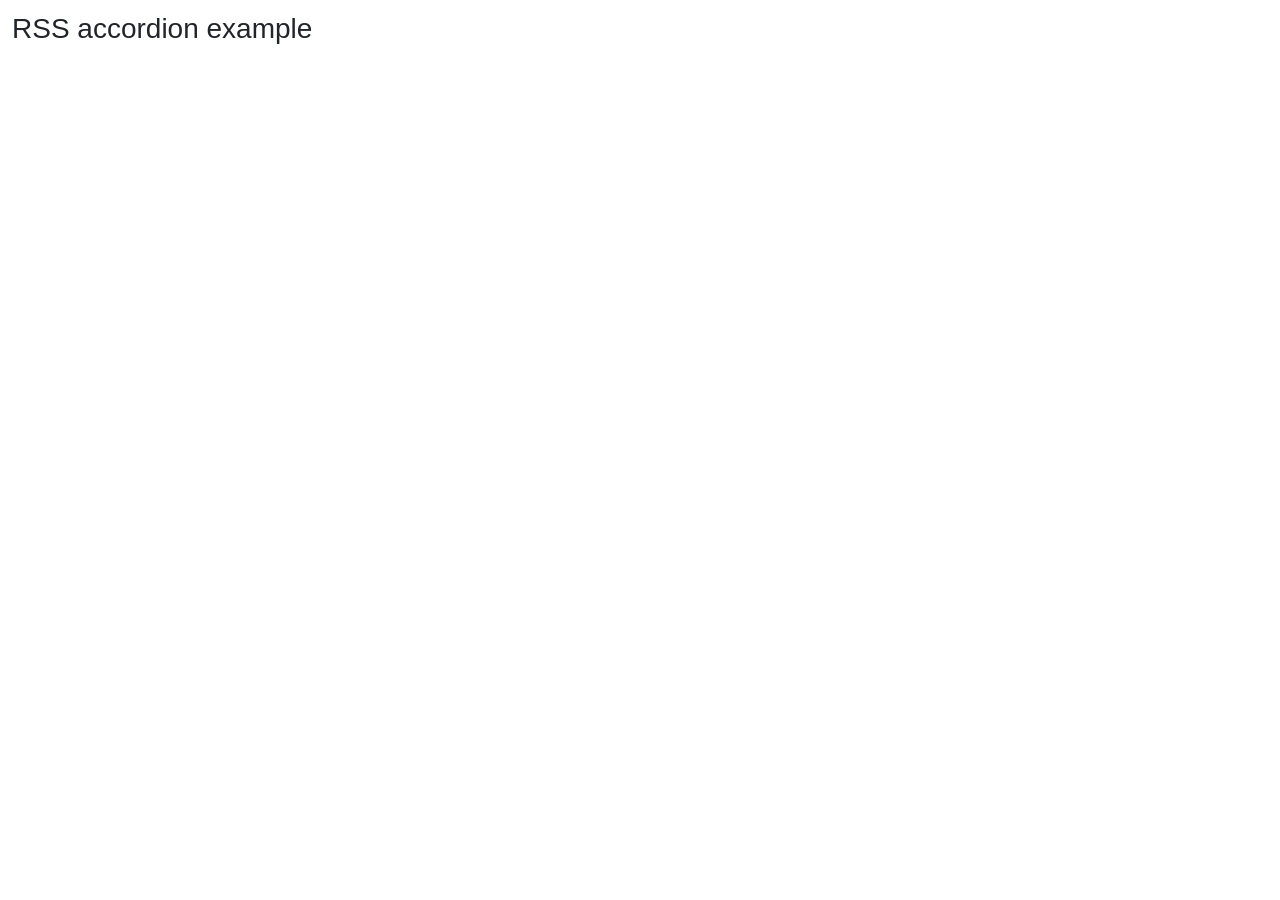
<file: assets/plugins/vanilla-rss/examples/zotero.html>
<!DOCTYPE html>
<html>
  <head>
    <title>RSS zotero example</title>

    <!-- Required meta tags -->
    <meta charset="utf-8" />
    <meta
      name="viewport"
      content="width=device-width, initial-scale=1, shrink-to-fit=no"
    />

    <!-- Bootstrap CSS -->
    <link
      rel="stylesheet"
      href="https://stackpath.bootstrapcdn.com/bootstrap/4.3.1/css/bootstrap.min.css"
    />

    <link rel="stylesheet" href="style.css" />
  </head>

  <body>
    <div>
      <h1>RSS accordion example</h1>
      <div id="rss-feeds"></div>
    </div>
    <script src="../dist/rss.global.min.js"></script>
    <script src="https://code.jquery.com/jquery-3.3.1.slim.min.js"></script>
    <script src="https://cdnjs.cloudflare.com/ajax/libs/popper.js/1.14.7/umd/popper.min.js"></script>
    <script src="https://stackpath.bootstrapcdn.com/bootstrap/4.3.1/js/bootstrap.min.js"></script>
    <script>
      window.onload = function() {
        const rss = new RSS(
          document.querySelector("#rss-feeds"),
          "https://api.zotero.org/groups/308781/items?format=atom",
          {
            entryTemplate:
              "<ul><li>Title: {title}</li><li>Author: {author}</li><li>Year: {year}</li></ul><br>",
            tokens: {
              year: function(entry, tokens) {
                return new Date(entry.publishedDate).getFullYear();
              }
            }
          }
        );
        rss.render().then(() => console.log("cool"));
      };
    </script>
  </body>
</html>
</file>
<file: assets/plugins/dark-mode-switch/dark-mode.css>
/*!
 * Dark Mode Switch v1.0.1 (https://github.com/coliff/dark-mode-switch)
 * Copyright 2021 C.Oliff
 * Licensed under MIT (https://github.com/coliff/dark-mode-switch/blob/main/LICENSE)
 */

[data-theme="dark"] {
  background-color: #111 !important;
  color: #eee;
}

[data-theme="dark"] .bg-black {
  background-color: #fff !important;
}

[data-theme="dark"] .bg-dark {
  background-color: #eee !important;
}

[data-theme="dark"] .bg-light {
  background-color: #222 !important;
}

[data-theme="dark"] .bg-white {
  background-color: #000 !important;
}
</file>
<file: assets/plugins/vanilla-rss/examples/style.css>
body {
  font-size: 12px;
  padding: 1em;
}

h1 {
  font-size: 1.75rem;
}

h2 {
  font-size: 1.25rem;
}

.card-header {
  padding: 0.5em;
}

.btn {
  text-align: left;
}
</file>
<file: assets/css/styles.css>
/*!   
 * Template Name: Developer - Portfolio Landing Page Bootstrap 5 Template for Developers
 * Version: Bootstrap 5 v1.0
 * Author: Xiaoying Riley
 * Twitter: @3rdwave_themes
 * Copyright: 3rd Wave Media Ltd.
 * Website: https://themes.3rdwavemedia.com/
*/
body {
  font-family: 'Lato', arial, sans-serif;
  color: #434343;
  background: #DAE3E7;
  font-size: 16px;
  -webkit-font-smoothing: antialiased;
  -moz-osx-font-smoothing: grayscale;
}

h1, h2, h3, h4, h5, h6 {
  font-family: 'Montserrat', sans-serif;
  font-weight: 700;
  color: #778492;
}

a {
  color: #3AAA64;
  -webkit-transition: all 0.4s ease-in-out;
  -moz-transition: all 0.4s ease-in-out;
  -ms-transition: all 0.4s ease-in-out;
  -o-transition: all 0.4s ease-in-out;
  text-decoration: none;
}

a:hover {
  text-decoration: underline;
  color: #2d844e;
}

a:focus {
  text-decoration: none;
}

.btn, a.btn {
  -webkit-transition: all 0.4s ease-in-out;
  -moz-transition: all 0.4s ease-in-out;
  -ms-transition: all 0.4s ease-in-out;
  -o-transition: all 0.4s ease-in-out;
  font-family: 'Montserrat', arial, sans-serif;
  padding: 8px 16px;
  font-weight: bold;
}

.btn .svg-inline--fa, a.btn .svg-inline--fa {
  margin-right: 5px;
  position: relative;
  top: -2px;
}

.btn:hover, a.btn:hover {
  text-decoration: none;
}

.btn:focus, a.btn:focus {
  color: #fff;
  box-shadow: none;
}

a.btn-cta-primary, .btn-cta-primary {
  background: #54ba4e;
  border: 1px solid #54ba4e;
  color: #fff;
  font-weight: 600;
  text-transform: uppercase;
}

a.btn-cta-primary:hover, .btn-cta-primary:hover {
  background: #49ac43;
  border: 1px solid #49ac43;
  color: #fff;
}

a.btn-cta-secondary, .btn-cta-secondary {
  background: #479FC8;
  border: 1px solid #479FC8;
  color: #fff;
  font-weight: 600;
  text-transform: uppercase;
}

a.btn-cta-secondary:hover, a.btn-cta-secondary:not(:disabled):not(.disabled):active:focus, .btn-cta-secondary:hover, .btn-cta-secondary:not(:disabled):not(.disabled):active:focus {
  background: #3893bd;
  border: 1px solid #3893bd;
  color: #fff;
  box-shadow: none;
}

.text-highlight {
  color: #32383e;
}

.badge-theme {
  background: #3AAA64;
  font-size: 12px;
  color: #fff;
  border-radius: 2px;
  -moz-background-clip: padding;
  -webkit-background-clip: padding-box;
  background-clip: padding-box;
}

a.dotted-link {
  border-bottom: 1px dotted #778492;
  color: #778492;
}

a.dotted-link:hover {
  text-decoration: none;
  color: #49515a;
}

/* ======= Header ======= */
.header {
  padding: 30px 0;
  background: #f5f5f5;
  border-top: 10px solid #778492;
}

.header .btn {
  font-weight: bold;
}

.header .profile-image {
  margin-right: 30px;
  max-width: 25%;
  height: auto; 
}

.header .profile-content .name {
  color: #49515a;
  font-size: 38px;
  margin-bottom: 5px;
  margin-top: 30px;
}

.header .profile-content .desc {
  color: #778492;
  font-family: "Lato", arial, sans-serif;
  font-weight: 400;
  font-size: 24px;
  margin-top: 0;
  margin-bottom: 15px;
}

.header .profile-content .social a {
  background: #b0b7bf;
  width: 36px;
  height: 36px;
  display: inline-block;
  border-radius: 50%;
  -moz-background-clip: padding;
  -webkit-background-clip: padding-box;
  background-clip: padding-box;
  color: #fff;
  text-align: center;
}

.header .profile-content .social a:hover {
  background: #778492;
}

.header .profile-content .social a .svg-inline--fa {
  font-size: 20px;
  margin-top: 8px;
}

/* ======= Sections======= */
.section {
  margin-bottom: 30px;
}

.section .section-inner {
  background: #fff;
  padding: 30px;
}

.section .heading {
  margin-top: 0;
  margin-bottom: 30px;
  color: #545e69;
  font-size: 24px;
}

.section .content .more-link .svg-inline--fa {
  margin-right: 5px;
  font-size: 14px;
  position: relative;
  top: -2px;
}

/* About Section */
/* Latest Section */
.latest .item {
  margin-bottom: 30px;
}

.latest .item .title {
  font-size: 18px;
  margin-top: 0;
}

.latest .item .title .label {
  margin-left: 5px;
  font-size: 12px;
}

.latest .item .title a {
  color: #778492;
}

.latest .item .title a:hover {
  color: #5f6b77;
}

.latest .item .project-image:hover {
  -webkit-opacity: 0.8;
  -moz-opacity: 0.8;
  opacity: 0.8;
}

.latest .divider {
  margin-bottom: 60px;
}

.latest .featured {
  margin-bottom: 60px;
}

.latest .featured .title {
  font-size: 20px;
  margin-bottom: 5px;
  font-size: 20px;
}

.latest .featured .summary {
  margin-bottom: 30px;
  color: #778492;
}

.latest .featured img {
  margin-bottom: 30px;
}

.latest .featured .desc {
  margin-bottom: 30px;
}

.latest .has-ribbon {
  position: relative;
  display: inline-block;
}

.latest .has-ribbon .text {
  background: #3AAA64;
  color: #fff;
}

.latest .has-ribbon .ribbon {
  position: absolute;
  top: -4px;
  right: -4px;
  width: 110px;
  height: 110px;
  overflow: hidden;
}

.latest .has-ribbon .ribbon .text {
  font-family: 'Montserrat', sans-serif;
  position: relative;
  left: -8px;
  top: 18px;
  width: 158px;
  padding: 10px 10px;
  font-size: 15px;
  font-weight: bold;
  text-align: center;
  text-transform: uppercase;
  color: #fff;
  background-color: #479FC8;
  -webkit-transform: rotate(45deg) translate3d(0, 0, 0);
  -moz-transform: rotate(45deg) translate3d(0, 0, 0);
  -ms-transform: rotate(45deg) translate3d(0, 0, 0);
  -o-transform: rotate(45deg) translate3d(0, 0, 0);
}

.latest .has-ribbon .ribbon .text:before, .latest .has-ribbon .ribbon .text:after {
  content: '';
  position: absolute;
  bottom: -5px;
  border-top: 5px solid #276582;
  border-left: 5px solid transparent;
  border-right: 5px solid transparent;
}

.latest .has-ribbon .ribbon .text:before {
  left: 0;
}

.latest .has-ribbon .ribbon .text:after {
  right: 0;
}

/* Projects Section */
.projects .item {
  margin-bottom: 30px;
}

.projects .item .title {
  font-size: 16px;
  margin-top: 0;
  margin-bottom: 5px;
  line-height: 1.5;
}

.projects .item .title a {
  color: #778492;
}

.projects .item .title a:hover {
  color: #5f6b77;
}

/* Work Section */
.experience .item {
  margin-bottom: 30px;
}

.experience .item .title {
  font-size: 16px;
  margin-top: 0;
  margin-bottom: 5px;
  line-height: 1.5;
}

.experience .item .title .place {
  color: #999;
  font-weight: normal;
}

.experience .item .title .place a {
  color: #999;
}

.experience .item .title .place a:hover {
  color: #666666;
}

.experience .item .title .year {
  color: #999;
  font-weight: normal;
}

.collapsible { 
  background-color: rgb(255, 255, 255);
  cursor: pointer;
  padding: 18px;
  width: 100%;
  border: solid;
  border-color: rgb(240, 240, 240);
  text-align: left;
  outline: none;
  font-size: 14px;
}

.active, .collapsible:hover {
  background-color: rgb(240, 240, 240);
}

.collapsible-content {
  padding: 0 18px;
  display: none;
  overflow: hidden;
  background-color: #f1f1f1;
}

/* Git section */
.github-graph {
  margin-bottom: 30px;
}

.github-graph .js-calendar-graph-svg {
  max-width: 100%;
}

.github-graph h2 {
  font-size: 18px;
}

.ghfeed {
  height: 500px;
}

.ghfeed,
.ghfeed *,
.ghfeed *:before,
.ghfeed *:after {
  box-sizing: content-box;
}

/* Info Section */
.info .svg-inline--fa {
  margin-right: 15px;
  color: #ccd1d6;
}

.info .svg-inline--fa.fa-envelope-o {
  font-size: 14px;
}

.info ul {
  margin-bottom: 0;
}

.info li {
  margin-bottom: 15px;
}

.info li:last-child {
  margin-bottom: 0;
}

/* Skills Section */
.skills .intro {
  margin-bottom: 30px;
}

.skills .skillset .item {
  margin-bottom: 30px;
}

.skills .skillset .level-title {
  font-size: 16px;
  position: relative;
  margin-top: 0;
  margin-bottom: 10;
}

.skills .skillset .level-title .level-label {
  color: #ccd1d6;
  font-size: 14px;
  font-weight: 400;
  font-family: "Lato", arial, sans-serif;
  position: absolute;
  right: 0;
  top: 0;
}

.skills .skillset .level-bar {
  height: 15px;
  background: #e8e8e8;
}

.skills .skillset .level-bar-inner {
  height: 15px;
  background: #66cb8c;
}

.skills .svg-inline--fa {
  margin-right: 3px;
  position: relative;
  top: 0;
}

/* Testimonials section */
.testimonials .item {
  margin-bottom: 30px;
}

.testimonials .item:last-child {
  margin-bottom: 0;
}

.testimonials .item .quote {
  color: #666;
  font-size: 16px;
  border-left: 5px solid #9fdeb7;
  padding: 5px 15px;
  margin-bottom: 15px;
}

.testimonials .item .quote p {
  margin-bottom: 0;
}

.testimonials .item .quote .svg-inline--fa {
  color: #79d19a;
  margin-right: 15px;
}

.testimonials .item .source {
  font-size: 14px;
  padding-left: 20px;
  font-weight: 500;
}

.testimonials .item .source .name {
  color: #939ea9;
  font-weight: 600;
}

.testimonials .item .source .title {
  color: #999;
}

/* Education section */
.education .item {
  margin-bottom: 30px;
}

.education .item:last-child {
  margin-bottom: 0;
}

.education .item .title {
  font-size: 16px;
  margin-top: 0;
}

.education .item .university {
  font-family: "Lato", arial, sans-serif;
  font-size: 13px;
  color: #999;
  font-weight: 600;
  padding-left: 25px;
}

.education .item .university .year {
  color: #b0b7bf;
  font-weight: 500;
}

/* Language Section */
.languages .item {
  margin-bottom: 15px;
}

.languages .item .title {
  color: #778492;
}

.languages .item .level {
  color: #999;
}

.languages .item:last-child {
  margin-bottom: 0;
}

.languages .item .svg-inline--fa {
  color: #79d19a;
}

/* Blog Section */
.blog .item {
  margin-bottom: 30px;
}

.blog .item .title {
  font-size: 18px;
  line-height: 1.3;
}

.blog .item .title a {
  color: #778492;
}

.blog .item .title a:hover {
  color: #5f6b77;
}

.blog .item p {
  margin-bottom: 5px;
}

.blog .item:last-child {
  margin-bottom: 0;
}

/* List section */
.list ul li {
  margin-bottom: 10px;
}

.list ul li .svg-inline--fa {
  margin-right: 5px;
}

.list ul li a {
  color: #778492;
}

.list ul li a:hover {
  color: #49515a;
}

/* Credits */
.credits ul li {
  margin-bottom: 10px;
}

.credits ul li .svg-inline--fa {
  margin-right: 5px;
  position: relative;
  top: -2px;
}

.credits ul li a {
  color: #778492;
}

.credits ul li a .svg-inline--fa {
  color: #b0b7bf;
}

.credits ul li a:hover {
  color: #49515a;
}

.credits .btn {
  margin-bottom: 15px;
}

.aside .subheading {
  font-size: 18px;
  color: #545e69;
}

/* ======= Footer ======= */
.footer {
  background: #32383e;
  color: #fff;
  padding: 10px 0;
}

.footer .copyright {
  line-height: 1.6;
  color: #a1aab4;
  font-size: 14px;
}

.footer a {
  color: #fff;
}

.footer .fa-heart {
  color: #fb866a;
}

/* ======= Dark Mode ======= */

.dark-mode-switch {
  margin-bottom: 1rem;
}

.dark-mode-switch .form-switch {
  display: -webkit-flex;
  display: flex;
}

.dark-mode-switch label {
  font-size: 0.875rem;
  font-weight: bold;
}

.dark-mode-switch .form-switch .form-check-input {
  border-radius: 1em;
  border-color: #DAE3E7;
}

.dark-mode-switch .form-check-input:checked {
  background-color: #54ba4e;
  border-color: #54ba4e;
}

.dark-mode-switch .form-check-input:focus {
  box-shadow: none;
  border-color: #DAE3E7;
}

body[data-theme="dark"] {
  background: #17191c;
  /* Github Activity Dark Mode */
  /* Github activity */
}

body[data-theme="dark"] a:hover {
  color: #53c47d;
}

body[data-theme="dark"] a.btn:hover {
  color: #fff;
}

body[data-theme="dark"] .dark-mode-switch .form-check-input:focus {
  border-color: #54ba4e;
}

body[data-theme="dark"] .header {
  background: #1e2124;
  color: rgba(255, 255, 255, 0.9);
  border-top-color: #1e2124;
}

body[data-theme="dark"] .header .profile-content .name {
  color: rgba(255, 255, 255, 0.9);
}

body[data-theme="dark"] .header .profile-content .desc {
  color: rgba(255, 255, 255, 0.7);
}

body[data-theme="dark"] .header .profile-content .social a {
  background: #2e3238;
  color: rgba(230, 230, 230, 0.7);
}

body[data-theme="dark"] .header .profile-content .social a:hover {
  color: rgba(255, 255, 255, 0.9);
}

body[data-theme="dark"] .section .section-inner {
  background: #1e2124;
  color: rgba(255, 255, 255, 0.7);
}

body[data-theme="dark"] .section .heading {
  color: rgba(255, 255, 255, 0.9);
}

body[data-theme="dark"] .experience .item .title {
  color: rgba(255, 255, 255, 0.9);
}

/* List UI for dark mode -- BEGIN */
body[data-theme="dark"] .collapsible {
  background-color: #2e3238;
  color: rgba(255, 255, 255, 0.7);
  cursor: pointer;
  padding: 18px;
  width: 100%;
  border: solid;
  border-color: #2e3238;
  text-align: left;
  outline: none;
  font-size: 14px;
}

body[data-theme="dark"] .collapsible-content {
  padding: 0 18px;
  display: none;
  overflow: hidden;
  background-color: #2e3238;
}

body[data-theme="dark"] .list ul li {
  margin-bottom: 10px;
}

body[data-theme="dark"] .list ul li .svg-inline--fa {
  margin-right: 5px;
}

body[data-theme="dark"] .list ul li a {
  color: rgba(255, 255, 255, 0.7);
}

/* List UI for dark mode -- END */

body[data-theme="dark"] .testimonials .item .quote {
  color: rgba(255, 255, 255, 0.9);
}

body[data-theme="dark"] .latest .item .title a, body[data-theme="dark"] .projects .item .title a, body[data-theme="dark"] .blog .item .title a {
  color: rgba(255, 255, 255, 0.9);
}

body[data-theme="dark"] .latest .item .title a:hover, body[data-theme="dark"] .projects .item .title a:hover, body[data-theme="dark"] .blog .item .title a:hover {
  color: #fff;
}

body[data-theme="dark"] .testimonials .item .source .name {
  color: rgba(255, 255, 255, 0.9);
}

body[data-theme="dark"] .education .item .title {
  color: rgba(255, 255, 255, 0.9);
}

body[data-theme="dark"] .languages .item .title {
  color: rgba(255, 255, 255, 0.9);
}

body[data-theme="dark"] .list ul li a, body[data-theme="dark"] .credits ul li a {
  color: inherit;
}

body[data-theme="dark"] .experience .item .title .place a {
  color: rgba(255, 255, 255, 0.7);
}

body[data-theme="dark"] .experience .item .title .place a:hover {
  color: rgba(255, 255, 255, 0.9);
}

body[data-theme="dark"] .aside .subheading {
  color: rgba(255, 255, 255, 0.9);
}

body[data-theme="dark"] .gha-header, body[data-theme="dark"] .gha-footer, body[data-theme="dark"] .gha-feed {
  background: #17191c;
  border-color: rgba(255, 255, 255, 0.1);
  color: #3AAA64;
}

body[data-theme="dark"] .gha-feed a {
  color: #3AAA64;
}

body[data-theme="dark"] .gha-header > .gha-github-icon,
body[data-theme="dark"] .gha-header > .gha-user-info > a,
body[data-theme="dark"] .gha-header > .gha-user-info > p > a {
  color: rgba(255, 255, 255, 0.9);
}

body[data-theme="dark"] .gha-activity {
  border-color: #333;
}

body[data-theme="dark"] .gha-gravatar img {
  border: 3px solid #333;
  box-shadow: 0 0 0 #ccc;
}

body[data-theme="dark"] .gha-message-merge {
  background: #2e3238;
}

body[data-theme="dark"] .gha-feed small {
  color: rgba(255, 255, 255, 0.7);
}

body[data-theme="dark"] .github-graph {
  background: #17191c;
}

body[data-theme="dark"] .contrib-number {
  color: rgba(255, 255, 255, 0.9);
}

body[data-theme="dark"] .border, body[data-theme="dark"] .contrib-column {
  border: 1px solid rgba(255, 255, 255, 0.1) !important;
}

body[data-theme="dark"] .text-muted {
  color: rgba(255, 255, 255, 0.6);
}

@media (max-width: 767.98px) {
  .header {
    text-align: center;
  }
  .header .profile-image {
    float: none !important;
    margin: 0 auto;
  }
  .header .profile-content {
    float: none !important;
    text-align: center;
  }
  .header .btn {
    margin-top: 30px;
    float: none !important;
  }
  .project-image {
    margin-bottom: 15px;
  }
}

@media (min-width: 1400px) {
  .container {
    width: 1360px;
    max-width: inherit;
  }
}
</file>
